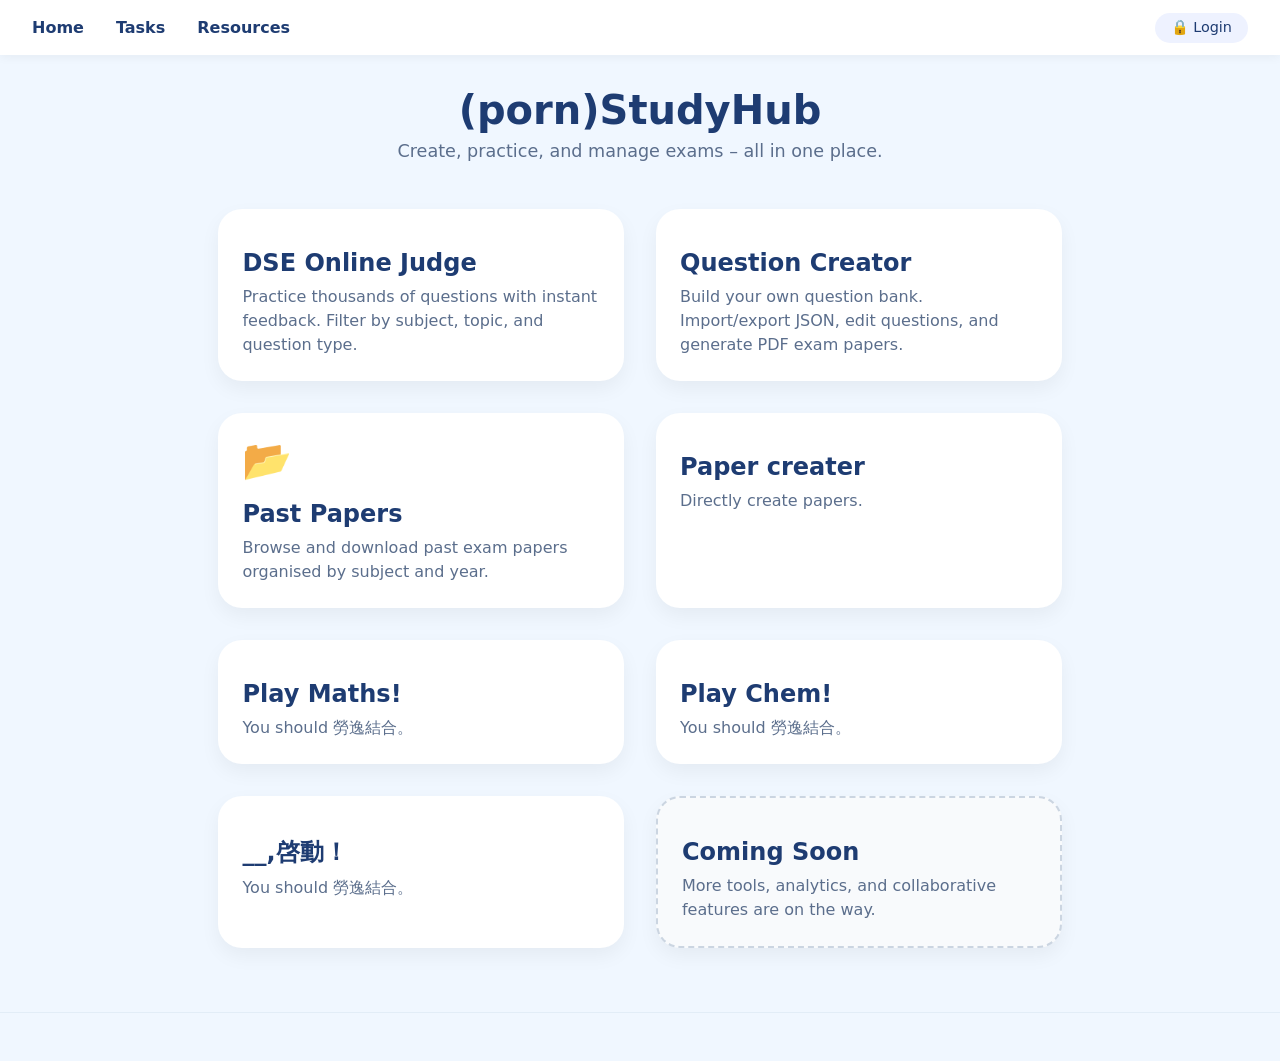
<file: index.html>
<!DOCTYPE html>
<html lang="en">
<head>
    <meta charset="UTF-8">
    <meta name="viewport" content="width=device-width, initial-scale=1.0, user-scalable=yes">
    <title>Home | v1.0.1</title>
    <style>
        * {
            margin: 0;
            padding: 0;
            box-sizing: border-box;
            font-family: 'Segoe UI', 'Roboto', system-ui, sans-serif;
        }

        body {
            background: #f0f7ff;
            min-height: 100vh;
            display: flex;
            flex-direction: column;
        }

        /* Top Bar */
        .top-bar {
            background: white;
            box-shadow: 0 2px 10px rgba(0,0,0,0.05);
            padding: 0.8rem 2rem;
            display: flex;
            justify-content: space-between;
            align-items: center;
            flex-wrap: wrap;
            gap: 1rem;
        }

        .nav-links {
            display: flex;
            gap: 2rem;
            align-items: center;
        }

        .nav-links a {
            text-decoration: none;
            color: #1e3c72;
            font-weight: 600;
            transition: color 0.2s;
        }

        .nav-links a:hover {
            color: #2c7da0;
        }

        .login-area {
            position: relative;
        }

        .login-button {
            background: #eef2ff;
            padding: 0.4rem 1rem;
            border-radius: 2rem;
            font-size: 0.9rem;
            color: #1e3c72;
            cursor: pointer;
            transition: background 0.2s;
        }

        .login-button:hover {
            background: #e0e8ff;
        }

        /* Dropdown menu */
        .dropdown-menu {
            position: absolute;
            top: 100%;
            right: 0;
            background: white;
            border-radius: 1rem;
            box-shadow: 0 4px 12px rgba(0,0,0,0.1);
            padding: 0.5rem 0;
            min-width: 120px;
            display: none;
            z-index: 10;
        }

        .dropdown-menu a {
            display: block;
            padding: 0.5rem 1rem;
            text-decoration: none;
            color: #1e3c72;
            transition: background 0.2s;
        }

        .dropdown-menu a:hover {
            background: #f0f4fa;
        }

        /* Modal overlay */
        .modal {
            display: none;
            position: fixed;
            top: 0;
            left: 0;
            width: 100%;
            height: 100%;
            background: rgba(0,0,0,0.5);
            z-index: 100;
            align-items: center;
            justify-content: center;
        }

        .modal-content {
            background: white;
            border-radius: 1.5rem;
            padding: 2rem;
            width: 90%;
            max-width: 400px;
            box-shadow: 0 20px 35px rgba(0,0,0,0.2);
        }

        .modal-content h3 {
            margin-bottom: 1rem;
            color: #1e3c72;
        }

        .modal-content input {
            width: 100%;
            padding: 0.6rem 0.8rem;
            margin-bottom: 1rem;
            border: 1.5px solid #dfe7ef;
            border-radius: 1rem;
            font-size: 0.9rem;
        }

        .modal-content button {
            width: 100%;
            background: #2c7da0;
            color: white;
            border: none;
            padding: 0.6rem;
            border-radius: 2rem;
            font-weight: 600;
            cursor: pointer;
            transition: background 0.2s;
        }

        .modal-content button:hover {
            background: #1f5e7a;
        }

        .close-modal {
            margin-top: 1rem;
            background: none;
            color: #5b6e8c;
            border: 1px solid #cbd5e1;
        }

        /* Main content (same as before) */
        .container {
            max-width: 1200px;
            margin: 0 auto;
            padding: 2rem 1rem;
            flex: 1;
        }

        .hero {
            text-align: center;
            margin-bottom: 3rem;
        }

        .hero h1 {
            font-size: 2.5rem;
            color: #1e3c72;
            margin-bottom: 0.5rem;
        }

        .hero p {
            color: #5b6e8c;
            font-size: 1.1rem;
        }

        .features {
            display: grid;
            grid-template-columns: repeat(auto-fit, minmax(300px, 1fr));
            gap: 2rem;
        }

        .card {
            background: white;
            border-radius: 1.5rem;
            padding: 1.5rem;
            box-shadow: 0 8px 20px rgba(0,0,0,0.05);
            transition: transform 0.2s, box-shadow 0.2s;
            text-decoration: none;
            color: inherit;
            display: block;
        }

        .card:hover {
            transform: translateY(-5px);
            box-shadow: 0 12px 28px rgba(0,0,0,0.1);
        }

        .card-icon {
            font-size: 2.5rem;
            margin-bottom: 1rem;
        }

        .card h3 {
            font-size: 1.5rem;
            margin-bottom: 0.5rem;
            color: #1e3c72;
        }

        .card p {
            color: #5b6e8c;
            line-height: 1.5;
        }

        footer {
            text-align: center;
            padding: 1.5rem;
            color: #8ba0bc;
            border-top: 1px solid #e2edf7;
            margin-top: 2rem;
        }

        @media (max-width: 700px) {
            .top-bar {
                flex-direction: column;
                text-align: center;
            }
            .nav-links {
                justify-content: center;
            }
            .hero h1 {
                font-size: 2rem;
            }
        }
    </style>
</head>
<body>
    <div class="top-bar">
        <div class="nav-links">
            <a href="index.html">Home</a>
            <a href="tasks.html">Tasks</a>
            <a href="resources.html">Resources</a>
        </div>
        <div class="login-area" id="loginArea">
            <div class="login-button" id="loginButton">Loading...</div>
            <div class="dropdown-menu" id="dropdownMenu">
                <a href="#" id="logoutLink">Logout</a>
            </div>
        </div>
    </div>

    <!-- Login Modal -->
    <div id="loginModal" class="modal">
        <div class="modal-content">
            <h3>Login</h3>
            <input type="text" id="usernameInput" placeholder="Username">
            <input type="password" id="passwordInput" placeholder="Password">
            <button id="loginSubmit">Login</button>
            <button class="close-modal" id="closeModalBtn">Cancel</button>
        </div>
    </div>

    <div class="container">
        <div class="hero">
            <h1>(porn)StudyHub</h1>
            <p>Create, practice, and manage exams – all in one place.</p>
        </div>

        <div class="features">
            <a href="./oj/index.html" class="card">
                <div class="card-icon"></div>
                <h3>DSE Online Judge</h3>
                <p>Practice thousands of questions with instant feedback. Filter by subject, topic, and question type.</p>
            </a>
            <a href="./create" class="card">
                <div class="card-icon"></div>
                <h3>Question Creator</h3>
                <p>Build your own question bank. Import/export JSON, edit questions, and generate PDF exam papers.</p>
            </a>
            <a href="./pastpaper/index.html" class="card">
                <div class="card-icon">📂</div>
                <h3>Past Papers</h3>
                <p>Browse and download past exam papers organised by subject and year.</p>
            </a>
            <a href="./paper/index.html" class="card">
                <div class="card-icon"></div>
                <h3>Paper creater</h3>
                <p>Directly create papers.</p>
            </a>
            <a href="./games_hrd/index.html" class="card">
                <div class="card-icon"></div>
                <h3>Play Maths!</h3>
                <p>You should 勞逸結合。</p>
            </a>
            <a href="./games_chem/index.html" class="card">
                <div class="card-icon"></div>
                <h3>Play Chem!</h3>
                <p>You should 勞逸結合。</p>
            </a>
            <a href="./phigros/index.html" class="card">
                <div class="card-icon"></div>
                <h3>__,啓動！</h3>
                <p>You should 勞逸結合。</p>
            </a>
            <div class="card" style="background: #f8fafc; border: 2px dashed #cbd5e1;">
                <div class="card-icon"></div>
                <h3>Coming Soon</h3>
                <p>More tools, analytics, and collaborative features are on the way.</p>
            </div>
        </div>
    </div>

    <footer>
        
    </footer>
    
    <script src="account.js"></script>
    <script>
      
        // DOM elements
        const loginButton = document.getElementById('loginButton');
        const dropdownMenu = document.getElementById('dropdownMenu');
        const loginModal = document.getElementById('loginModal');
        const usernameInput = document.getElementById('usernameInput');
        const passwordInput = document.getElementById('passwordInput');
        const loginSubmit = document.getElementById('loginSubmit');
        const closeModalBtn = document.getElementById('closeModalBtn');
        const logoutLink = document.getElementById('logoutLink');

        // Update UI based on currentUser
        function updateUI() {
            if (currentUser) {
                loginButton.textContent = `👤 ${currentUser.username}`;
                dropdownMenu.style.display = 'none'; // hide dropdown initially
            } else {
                loginButton.textContent = `🔒 Login`;
                dropdownMenu.style.display = 'none';
            }
        }

        // Show dropdown on click (only if logged in)
        loginButton.addEventListener('click', (e) => {
            e.stopPropagation();
            if (currentUser) {
                // Toggle dropdown
                dropdownMenu.style.display = dropdownMenu.style.display === 'block' ? 'none' : 'block';
            } else {
                // Show login modal
                loginModal.style.display = 'flex';
            }
        });

        // Hide dropdown when clicking elsewhere
        document.addEventListener('click', (e) => {
            if (!loginArea.contains(e.target)) {
                dropdownMenu.style.display = 'none';
            }
        });

        // Login submission
        loginSubmit.addEventListener('click', () => {
            const username = usernameInput.value.trim();
            const password = passwordInput.value.trim();
            const user = authenticate(username, password);
            if (user) {
                saveCurrentUser(user);
                updateUI();
                loginModal.style.display = 'none';
                usernameInput.value = '';
                passwordInput.value = '';
            } else {
                alert('Invalid username or password');
            }
        });

        // Close modal
        function closeModal() {
            loginModal.style.display = 'none';
        }
        closeModalBtn.addEventListener('click', closeModal);
        window.addEventListener('click', (e) => {
            if (e.target === loginModal) closeModal();
        });

        // Logout
        logoutLink.addEventListener('click', (e) => {
            e.preventDefault();
            saveCurrentUser(null);
            updateUI();
            dropdownMenu.style.display = 'none';
        });

        // Initial update
        updateUI();
    </script>
</body>
</html>
</file>
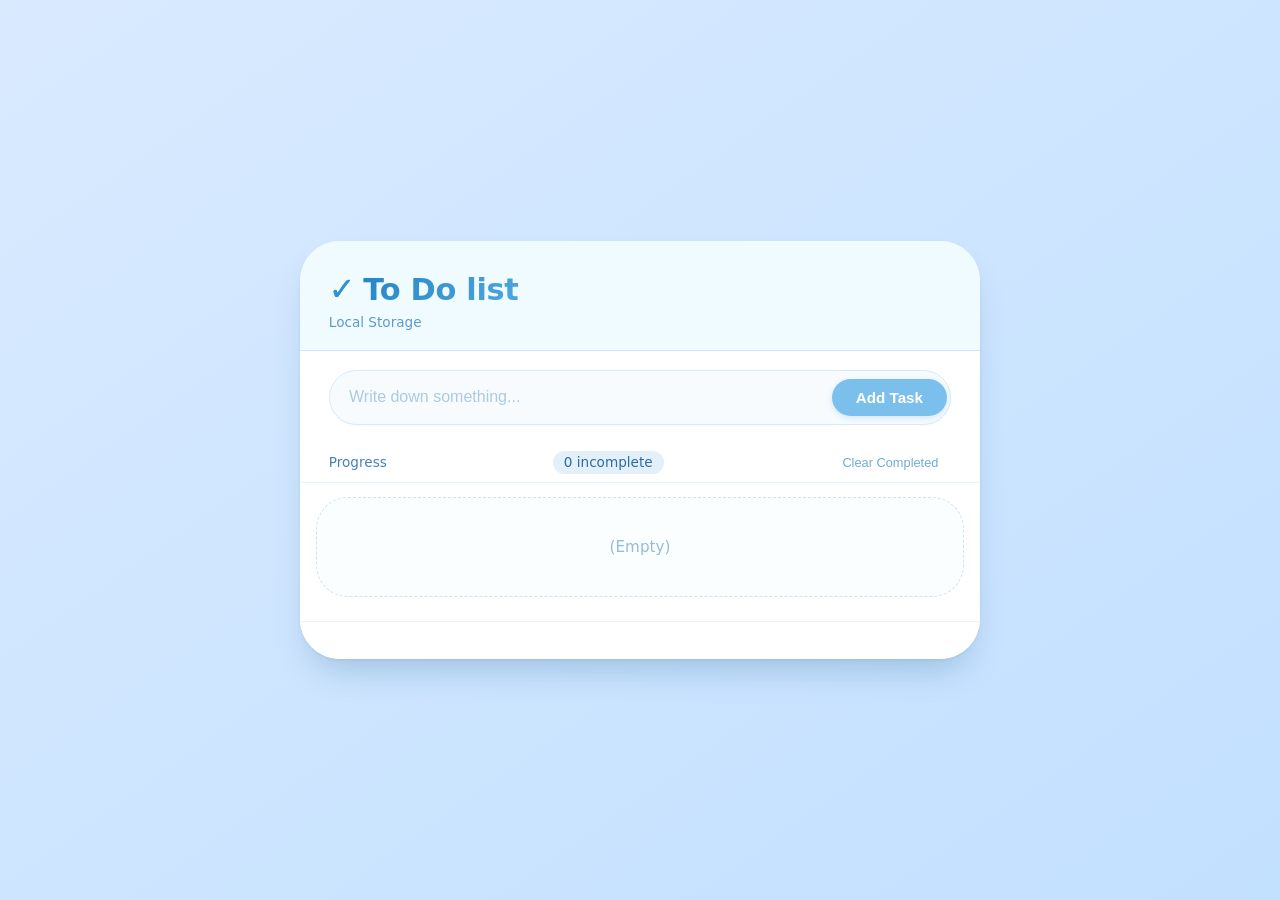
<file: task/index.html>
<!DOCTYPE html>
<html lang="zh-Hant">
<head>
    <meta charset="UTF-8">
    <meta name="viewport" content="width=device-width, initial-scale=1.0, viewport-fit=cover, user-scalable=yes">
    <title>To Do List</title>
    <style>
        * {
            margin: 0;
            padding: 0;
            box-sizing: border-box;
            -webkit-tap-highlight-color: transparent;
        }

        body {
            background: linear-gradient(145deg, #d9eaff 0%, #c2e0ff 100%);
            font-family: 'Segoe UI', 'Roboto', 'Helvetica Neue', system-ui, -apple-system, sans-serif;
            padding: 2rem 1rem;
            min-height: 100vh;
            display: flex;
            justify-content: center;
            align-items: center;
        }

        /* 主卡片 — 淺藍白核心主題 */
        .todo-app {
            max-width: 680px;
            width: 100%;
            margin: 0 auto;
            background: #ffffff;
            border-radius: 2.5rem;
            box-shadow: 0 20px 35px -12px rgba(0, 80, 120, 0.25), 0 1px 3px rgba(0, 0, 0, 0.05);
            overflow: hidden;
            transition: all 0.2s ease;
        }

        /* 頁首區域 */
        .app-header {
            background: #f0fbff;
            padding: 1.8rem 1.8rem 1.2rem 1.8rem;
            border-bottom: 1px solid #cde9fe;
        }

        .app-header h1 {
            font-size: 1.9rem;
            font-weight: 600;
            background: linear-gradient(135deg, #1a7fbf, #4fa8e0);
            background-clip: text;
            -webkit-background-clip: text;
            color: transparent;
            letter-spacing: -0.3px;
            display: inline-flex;
            align-items: center;
            gap: 0.5rem;
        }

        .app-header h1::before {
            content: "✓";
            background: none;
            color: #2e93d0;
            font-size: 2rem;
            font-weight: 500;
        }

        .sub {
            font-size: 0.85rem;
            color: #5d9bc9;
            margin-top: 0.4rem;
            font-weight: 450;
        }

        /* 新增任務區塊 */
        .add-task-section {
            padding: 1.2rem 1.8rem 0.8rem 1.8rem;
            background: #ffffff;
        }

        .input-group {
            display: flex;
            gap: 0.8rem;
            align-items: center;
            background: #f7fbfe;
            border-radius: 3rem;
            padding: 0.2rem 0.2rem 0.2rem 1.2rem;
            border: 1px solid #d4eaff;
            transition: all 0.2s;
            box-shadow: 0 1px 2px rgba(0,0,0,0.02);
        }

        .input-group:focus-within {
            border-color: #7bbce6;
            box-shadow: 0 0 0 3px rgba(100, 180, 240, 0.2);
            background: #ffffff;
        }

        .task-input {
            flex: 1;
            padding: 0.9rem 0;
            border: none;
            background: transparent;
            font-size: 1rem;
            outline: none;
            color: #1f3e53;
            font-weight: 500;
        }

        .task-input::placeholder {
            color: #aacbe2;
            font-weight: 400;
        }

        .add-btn {
            background: #7bc0ed;
            border: none;
            color: white;
            font-weight: 600;
            padding: 0.6rem 1.5rem;
            border-radius: 2.5rem;
            font-size: 0.95rem;
            cursor: pointer;
            transition: 0.2s;
            display: flex;
            align-items: center;
            gap: 6px;
            box-shadow: 0 2px 6px rgba(70, 150, 210, 0.2);
        }

        .add-btn:hover {
            background: #5faadc;
            transform: scale(0.97);
            box-shadow: 0 1px 3px rgba(70, 150, 210, 0.3);
        }

        /* 統計與工具列 */
        .stats-bar {
            display: flex;
            justify-content: space-between;
            align-items: baseline;
            padding: 0.8rem 1.8rem 0.4rem 1.8rem;
            font-size: 0.85rem;
            color: #4682b4;
            border-bottom: 1px solid #e9f3fc;
            margin-bottom: 0.2rem;
        }

        .counter {
            background: #e3f0fa;
            padding: 0.2rem 0.7rem;
            border-radius: 40px;
            font-weight: 500;
            color: #2b6c9e;
        }

        .clear-completed {
            background: none;
            border: none;
            color: #6eacd4;
            cursor: pointer;
            font-size: 0.8rem;
            font-weight: 500;
            padding: 0.3rem 0.8rem;
            border-radius: 30px;
            transition: 0.2s;
        }

        .clear-completed:hover {
            background: #eef5fc;
            color: #2f7eb0;
        }

        /* 待辦列表容器 */
        .todo-list-container {
            padding: 0.2rem 1rem 1.5rem 1rem;
            background: #ffffff;
        }

        .todo-list {
            list-style: none;
            display: flex;
            flex-direction: column;
            gap: 0.7rem;
        }

        /* 每個任務項目 — 淺白藍卡片風格 */
        .todo-item {
            background: #fefeff;
            border-radius: 1.6rem;
            padding: 0.8rem 1rem 0.8rem 1.2rem;
            display: flex;
            align-items: center;
            gap: 0.8rem;
            transition: all 0.2s;
            border: 1px solid #e1f0fe;
            box-shadow: 0 1px 2px rgba(0, 0, 0, 0.02);
        }

        .todo-item:hover {
            background: #fafdff;
            border-color: #cae5fc;
            box-shadow: 0 4px 10px rgba(70, 140, 200, 0.08);
        }

        /* 自定義 checkbox */
        .todo-check {
            width: 1.4rem;
            height: 1.4rem;
            accent-color: #5faee3;
            cursor: pointer;
            flex-shrink: 0;
            transition: 0.1s;
        }

        .todo-text {
            flex: 1;
            font-size: 1rem;
            font-weight: 500;
            color: #1f4868;
            word-break: break-word;
            padding: 0.2rem 0;
            transition: 0.2s;
            line-height: 1.4;
        }

        /* 完成項目樣式 */
        .todo-item.completed .todo-text {
            text-decoration: line-through;
            color: #8eb9d4;
            font-weight: 400;
        }

        /* 按鈕組 */
        .todo-actions {
            display: flex;
            gap: 0.5rem;
            flex-shrink: 0;
        }

        .edit-btn, .delete-btn {
            background: transparent;
            border: none;
            font-size: 1.2rem;
            cursor: pointer;
            padding: 0.3rem 0.5rem;
            border-radius: 2rem;
            transition: 0.2s;
            display: inline-flex;
            align-items: center;
            justify-content: center;
            opacity: 0.7;
        }

        .edit-btn:hover {
            background: #e3f0fa;
            opacity: 1;
            transform: scale(1.05);
        }

        .delete-btn:hover {
            background: #ffe7e5;
            opacity: 1;
            color: #dc6b5c;
            transform: scale(1.05);
        }

        /* 空狀態提示 */
        .empty-message {
            text-align: center;
            padding: 2.5rem 1rem;
            color: #96bbd9;
            font-size: 0.95rem;
            background: #fbfeff;
            border-radius: 2rem;
            margin-top: 0.5rem;
            border: 1px dashed #cde2f5;
        }

        /* 底部小裝飾 */
        .footer-note {
            text-align: center;
            font-size: 0.7rem;
            color: #aacbe2;
            padding: 1rem 1rem 1.3rem;
            border-top: 1px solid #ecf5fd;
            background: #ffffff;
        }

        @media (max-width: 520px) {
            body {
                padding: 1rem 0.8rem;
            }
            .todo-item {
                padding: 0.7rem 0.8rem;
                gap: 0.6rem;
            }
            .add-btn {
                padding: 0.5rem 1.2rem;
            }
            .app-header h1 {
                font-size: 1.6rem;
            }
            .input-group {
                padding-left: 1rem;
            }
        }

        /* 平滑滾動 */
        button {
            cursor: pointer;
        }
    </style>
</head>
<body>

<div class="todo-app">
    <div class="app-header">
        <h1>To Do list</h1>
        <div class="sub">Local Storage</div>
    </div>

    <div class="add-task-section">
        <div class="input-group">
            <input type="text" class="task-input" id="newTaskInput" placeholder="Write down something..." autocomplete="off">
            <button class="add-btn" id="addTaskBtn">Add Task</button>
        </div>
    </div>

    <div class="stats-bar">
        <span>Progress</span>
        <span class="counter" id="taskCounter">0 not completed</span>
        <button class="clear-completed" id="clearCompletedBtn">Clear Completed</button>
    </div>

    <div class="todo-list-container">
        <ul class="todo-list" id="todoList">
        </ul>
    </div>
    <div class="footer-note">
    </div>
</div>

<script>
    // ---------- 資料模型 ----------
    let tasks = [];      // 每個任務物件 { id, text, completed }

    // DOM 元素
    const todoListEl = document.getElementById('todoList');
    const newTaskInput = document.getElementById('newTaskInput');
    const addBtn = document.getElementById('addTaskBtn');
    const clearCompletedBtn = document.getElementById('clearCompletedBtn');
    const taskCounterSpan = document.getElementById('taskCounter');

    // 儲存至 localStorage
    function saveToLocalStorage() {
        try {
            localStorage.setItem('shallowBlueTodo', JSON.stringify(tasks));
        } catch(e) {
            console.warn('Failed to store', e);
        }
    }

    // 載入本地資料，若無則加入預設兩個範例任務（淺藍白風格示範）
    function loadFromLocalStorage() {
        const stored = localStorage.getItem('shallowBlueTodo');
        if (stored) {
            try {
                const parsed = JSON.parse(stored);
                if (Array.isArray(parsed)) {
                    tasks = parsed;
                    return;
                }
            } catch(e) {}
        }
        // 預設優雅範例 (淺藍白主題展示)
        tasks = [
        ];
        saveToLocalStorage();
    }

    // 輔助：更新計數器 (未完成數量)
    function updateCounter() {
        const pendingCount = tasks.filter(task => !task.completed).length;
        taskCounterSpan.innerText = `${pendingCount} incomplete`;
    }

    // 渲染清單 (排序: 未完成在上，已完成在下)
    function renderTodoList() {
        if (!todoListEl) return;

        // 排序：false (未完成) 在前， true (完成) 在後，保持穩定順序（原本id順序保留但依completed群組）
        const sortedTasks = [...tasks].sort((a, b) => {
            // 未完成的排前面 (false => 0, true => 1)
            return a.completed === b.completed ? 0 : a.completed ? 1 : -1;
        });

        if (sortedTasks.length === 0) {
            todoListEl.innerHTML = `<li class="empty-message">(Empty)</li>`;
            updateCounter();
            return;
        }

        // 產生所有任務 HTML
        const fragment = document.createDocumentFragment();
        sortedTasks.forEach(task => {
            const li = document.createElement('li');
            li.className = `todo-item ${task.completed ? 'completed' : ''}`;
            li.dataset.id = task.id;

            // 內部結構
            li.innerHTML = `
                <input type="checkbox" class="todo-check" ${task.completed ? 'checked' : ''} data-id="${task.id}">
                <span class="todo-text">${escapeHtml(task.text)}</span>
                <div class="todo-actions">
                    <button class="edit-btn" data-id="${task.id}" title="Edit">✏️</button>
                    <button class="delete-btn" data-id="${task.id}" title="Delete">🗑️</button>
                </div>
            `;
            fragment.appendChild(li);
        });

        todoListEl.innerHTML = '';
        todoListEl.appendChild(fragment);
        updateCounter();
    }

    // 簡單防 XSS
    function escapeHtml(str) {
        if (!str) return '';
        return str.replace(/[&<>]/g, function(m) {
            if (m === '&') return '&amp;';
            if (m === '<') return '&lt;';
            if (m === '>') return '&gt;';
            return m;
        }).replace(/[\uD800-\uDBFF][\uDC00-\uDFFF]/g, function(c) {
            return c;
        });
    }

    // 新增任務
    function addTask() {
        let text = newTaskInput.value.trim();
        if (text === "") {
            // 簡單提示但不過度打擾，輕柔提醒
            const tempPlaceholder = newTaskInput.placeholder;
            newTaskInput.placeholder = "Input something...";
            newTaskInput.style.backgroundColor = "#fff6e5";
            setTimeout(() => {
                newTaskInput.placeholder = tempPlaceholder;
                newTaskInput.style.backgroundColor = "";
            }, 1000);
            return;
        }
        // 避免重複過長但無限制
        const newId = Date.now() + Math.floor(Math.random() * 10000);
        tasks.push({
            id: newId,
            text: text,
            completed: false,
        });
        saveToLocalStorage();
        renderTodoList();
        newTaskInput.value = "";
        newTaskInput.focus();
    }

    // 刪除任務
    function deleteTaskById(taskId) {
        tasks = tasks.filter(task => task.id !== taskId);
        saveToLocalStorage();
        renderTodoList();
    }

    // 切換完成狀態
    function toggleComplete(taskId, isChecked) {
        const targetTask = tasks.find(task => task.id === taskId);
        if (targetTask) {
            targetTask.completed = isChecked;
            saveToLocalStorage();
            renderTodoList();  // 重新渲染會依照完成狀態排序（未完成會上升）
        }
    }

    // 編輯任務 (使用 prompt 簡單優雅)
    function editTaskById(taskId) {
        const task = tasks.find(t => t.id === taskId);
        if (!task) return;
        let newText = prompt("Edit", task.text);
        if (newText !== null) {
            newText = newText.trim();
            if (newText === "") {
                // 若清空不修改，簡單提醒保留原樣
                alert("Content should not be empty.");
                return;
            }
            task.text = newText;
            saveToLocalStorage();
            renderTodoList();
        }
    }

    // 清除所有已完成任務
    function clearCompletedTasks() {
        const hasCompleted = tasks.some(task => task.completed === true);
        if (!hasCompleted) {
            // 輕提示無已完成項目
            const tempMsg = taskCounterSpan.innerText;
            taskCounterSpan.innerText = "No completed";
            setTimeout(() => {
                updateCounter();
            }, 800);
            return;
        }
        tasks = tasks.filter(task => !task.completed);
        saveToLocalStorage();
        renderTodoList();
    }

    // ---------- 事件委託 (高效處理所有動態按鈕與checkbox) ----------
    function setupDelegation() {
        // 整個 todo-list 容器委託 (checkbox 改變 & 編輯刪除按鈕)
        todoListEl.addEventListener('change', (e) => {
            const checkbox = e.target.closest('.todo-check');
            if (checkbox && checkbox.dataset.id) {
                const taskId = Number(checkbox.dataset.id);
                const isChecked = checkbox.checked;
                toggleComplete(taskId, isChecked);
                e.stopPropagation();
            }
        });

        todoListEl.addEventListener('click', (e) => {
            // 編輯按鈕
            const editBtn = e.target.closest('.edit-btn');
            if (editBtn && editBtn.dataset.id) {
                const taskId = Number(editBtn.dataset.id);
                editTaskById(taskId);
                e.preventDefault();
                return;
            }
            // 刪除按鈕
            const deleteBtn = e.target.closest('.delete-btn');
            if (deleteBtn && deleteBtn.dataset.id) {
                const taskId = Number(deleteBtn.dataset.id);
                deleteTaskById(taskId);
                e.preventDefault();
                return;
            }
        });
    }

    // 鍵盤支援: 在輸入框按 Enter 新增任務
    function bindEnterKey() {
        if (newTaskInput) {
            newTaskInput.addEventListener('keypress', (e) => {
                if (e.key === 'Enter') {
                    e.preventDefault();
                    addTask();
                }
            });
        }
    }

    // 初始化及額外功能（清除已完成按鈕監聽）
    function initApp() {
        loadFromLocalStorage();
        renderTodoList();
        setupDelegation();
        bindEnterKey();
        // 清除已完成按鈕監聽
        if (clearCompletedBtn) {
            clearCompletedBtn.addEventListener('click', () => {
                clearCompletedTasks();
            });
        }
        // 新增按鈕監聽
        if (addBtn) {
            addBtn.addEventListener('click', (e) => {
                e.preventDefault();
                addTask();
            });
        }
        // 簡單的即時儲存監聽 (視窗關閉前無需額外，每次操作已儲存)
    }

    // 啟動應用
    initApp();
</script>
</body>
</html>
</file>
